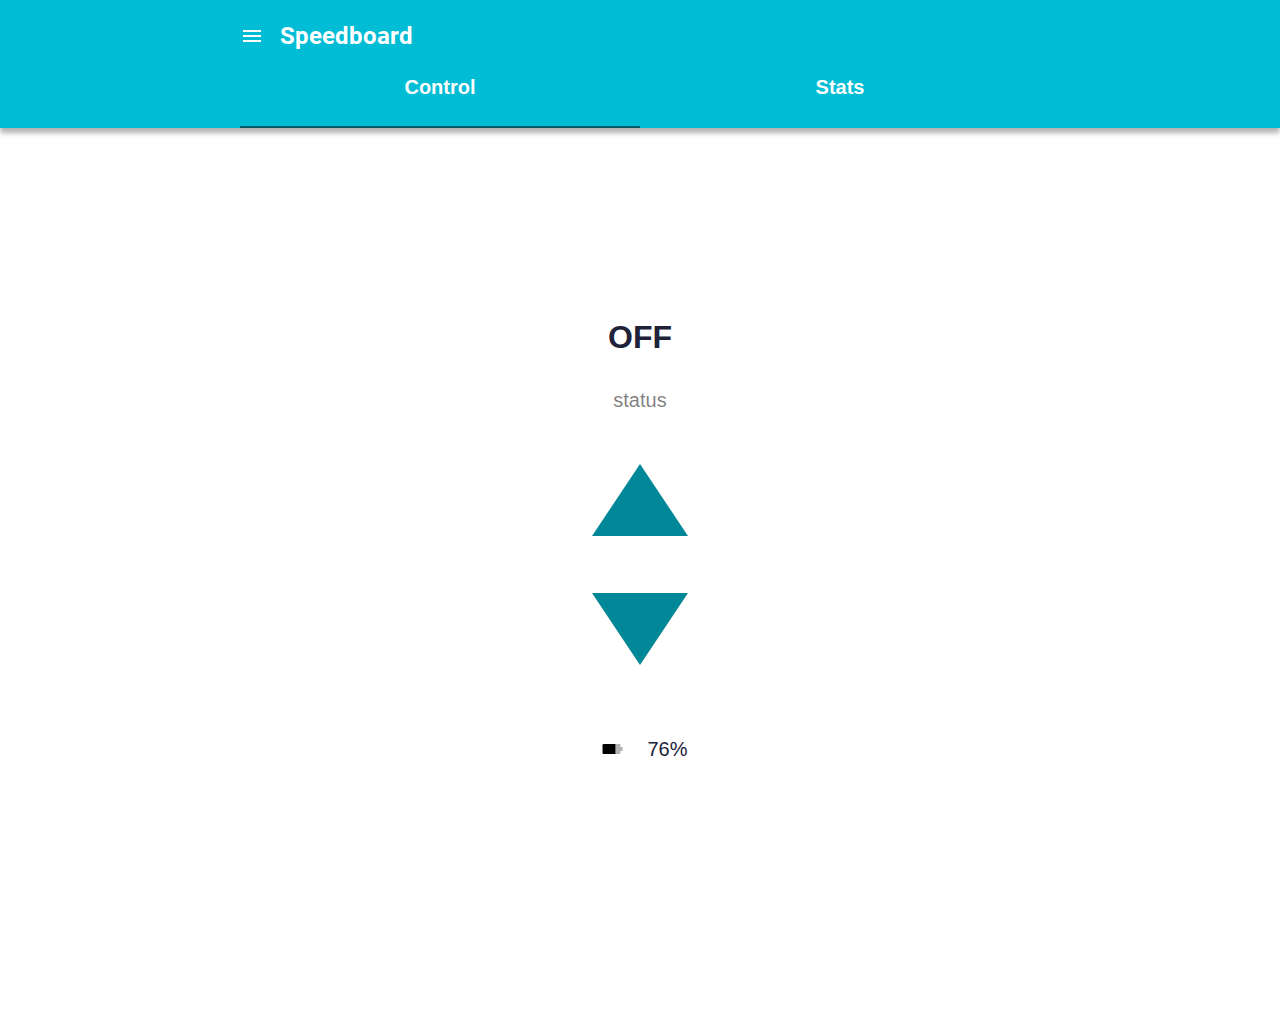
<file: Website/index.html>
<!doctype html>
<html lang="en">

<head>
    <meta charset="utf-8">
    <meta http-equiv="x-ua-compatible" content="ie=edge">
    <title>Speedboard</title>
    <meta name="description" content="Speedboard Home Control Screen.">
    <meta name="viewport" content="width=device-width, initial-scale=1.0">
    <meta name="msapplication-TileColor" content="#00BCD4">
    <meta name="theme-color" content="#00BCD4">

    <link rel="apple-touch-icon" sizes="180x180" href="apple-touch-icon.png">
    <link rel="icon" type="image/png" sizes="32x32" href="favicon-32x32.png">
    <link rel="icon" type="image/png" sizes="16x16" href="favicon-16x16.png">
    <link rel="manifest" href="site.webmanifest">
    <link rel="mask-icon" href="safari-pinned-tab.svg" color="#00BCD4">

    <link rel="stylesheet" href="css/normalize.css">
    <link rel="stylesheet" href="css/screen.css">

    <script src="script/socketio.js"></script>
    <script src="script/script.js"></script>
    
    <script type="text/javascript">
        document.addEventListener("DOMContentLoaded", function() {
            toggleNav();
        })

        function toggleNav() {
            let toggleTrigger = document.querySelectorAll(".js-toggle-nav");
            for (let i = 0; i < toggleTrigger.length; i++) {
                toggleTrigger[i].addEventListener("click", function() {
                    console.log("ei");
                    document.querySelector("body").classList.toggle("has-mobile-nav");
                })
            }
        }
    </script>
</head>

<body class="o-main">
    <header>
        <div class="o-row o-row--header">
            <div class="o-container">
                <div class="c-header">
                    <div class="c-header__mobile-nav-trigger">
                        <button class="o-button-reset c-nav-trigger js-toggle-nav">
                            <svg class="c-nav-trigger__svg" viewBox="0 0 24 24" xmlns="http://www.w3.org/2000/svg">
                                <path d="M3 18h18v-2H3v2zm0-5h18v-2H3v2zm0-7v2h18V6H3z" />
                            </svg>
                        </button>
                    </div>
                    <div class="c-header__logo">
                        <h1 class="c-logo">
                            <div class="c-logo__symbol">
                                <p class="c-logo__title">Speedboard</p>
                            </div>
                        </h1>
                    </div>
                </div>
            </div>
        </div>
        <div class="o-row o-row--header c-logo__tabs o-layout">
            <div class="o-container o-container--color">
                <div class="o-layout">
                    <a class="c-logo__item u-1-of-2 c-logo__active" href="#">Control</a>
                    <a class="c-logo__item u-1-of-2" href="stats.html">Stats</a>
                </div>
            </div>
        </div>
    </header>
    <div class="o-center">
        <div class="o-row o-row__stick">
            <div class="o-container">
                <div class="o-content o-content--center">
                    <div class="c-title">
                        <h1 class="c-title__number js-stat">OFF</h1>
                        <p class="c-title__value">
                            status
                        </p>
                    </div>
                    <div class="o-joystick">
                        <button class="o-button js-button__up" type="button" name="button">
                            <svg class="o-joystick__up" xmlns="http://www.w3.org/2000/svg" width="96" height="96" viewBox="0 0 24 24" transform="rotate(270)">
                                <path d="M21 12l-18 12v-24z" /></svg>
                        </button>
                        <button class="o-button js-button__down" type="button" name="button">
                            <svg class="o-joystick__down" xmlns="http://www.w3.org/2000/svg" width="96" height="96" viewBox="0 0 24 24" transform="rotate(90)">
                                <path d="M21 12l-18 12v-24z" /></svg>
                        </button>
                    </div>
                </div>
                <div class="c-status o-layout">
                    <svg class="c-battery o-layout__item u-1-of-2" xmlns="http://www.w3.org/2000/svg" width="24" height="24" viewBox="0 0 24 24" transform="rotate(90)">
                        <path d="M0 0h24v24H0z" fill="none" />
                        <path fill-opacity=".3" d="M17 5.33C17 4.6 16.4 4 15.67 4H14V2h-4v2H8.33C7.6 4 7 4.6 7 5.33V9h10V5.33z" />
                        <path d="M7 9v11.67C7 21.4 7.6 22 8.33 22h7.33c.74 0 1.34-.6 1.34-1.33V9H7z" /></svg>
                    <p class="o-layout__item u-1-of-2 c-battery--percentage">
                        76%
                    </p>
                </div>
            </div>
        </div>
    </div>
    </div>
    <aside class="c-mobile-nav">
        <div class="o-container">
            <div class="c-mobile-nav__bg"></div>
            <div class="c-mobile-nav__body">
                <div class="c-mobile-nav__header">
                    <div class="c-header__mobile-nav-trigger">
                        <button class="o-button-reset c-nav-trigger js-toggle-nav">
                            <svg class="c-nav-trigger__svg" viewBox="0 0 24 24" xmlns="http://www.w3.org/2000/svg">
                                <path d="M3 18h18v-2H3v2zm0-5h18v-2H3v2zm0-7v2h18V6H3z" />
                            </svg>
                        </button>
                    </div>
                    <div class="c-header__logo">
                        <h1 class="c-logo">
                            <div class="c-logo__symbol">
                                <p class="c-logo__title">Speedboard</p>
                            </div>
                        </h1>
                    </div>
                </div>
                <div class="c-mobile-nav__nav c-mobile-nav__nav--main">
                    <nav class="c-nav">
                        <ul class="o-list c-nav__list">
                            <li class="c-nav__item"><a href="index.html" class="c-nav__link">Home</a></li>
                            <li class="c-nav__item"><a href="#" class="c-nav__link">Add user</a></li>
                            <li class="c-nav__item"><a href="#" class="c-nav__link">Settings</a></li>
                        </ul>
                    </nav>
                </div>
            </div>
        </div>
    </aside>
</body>

</html>
</file>
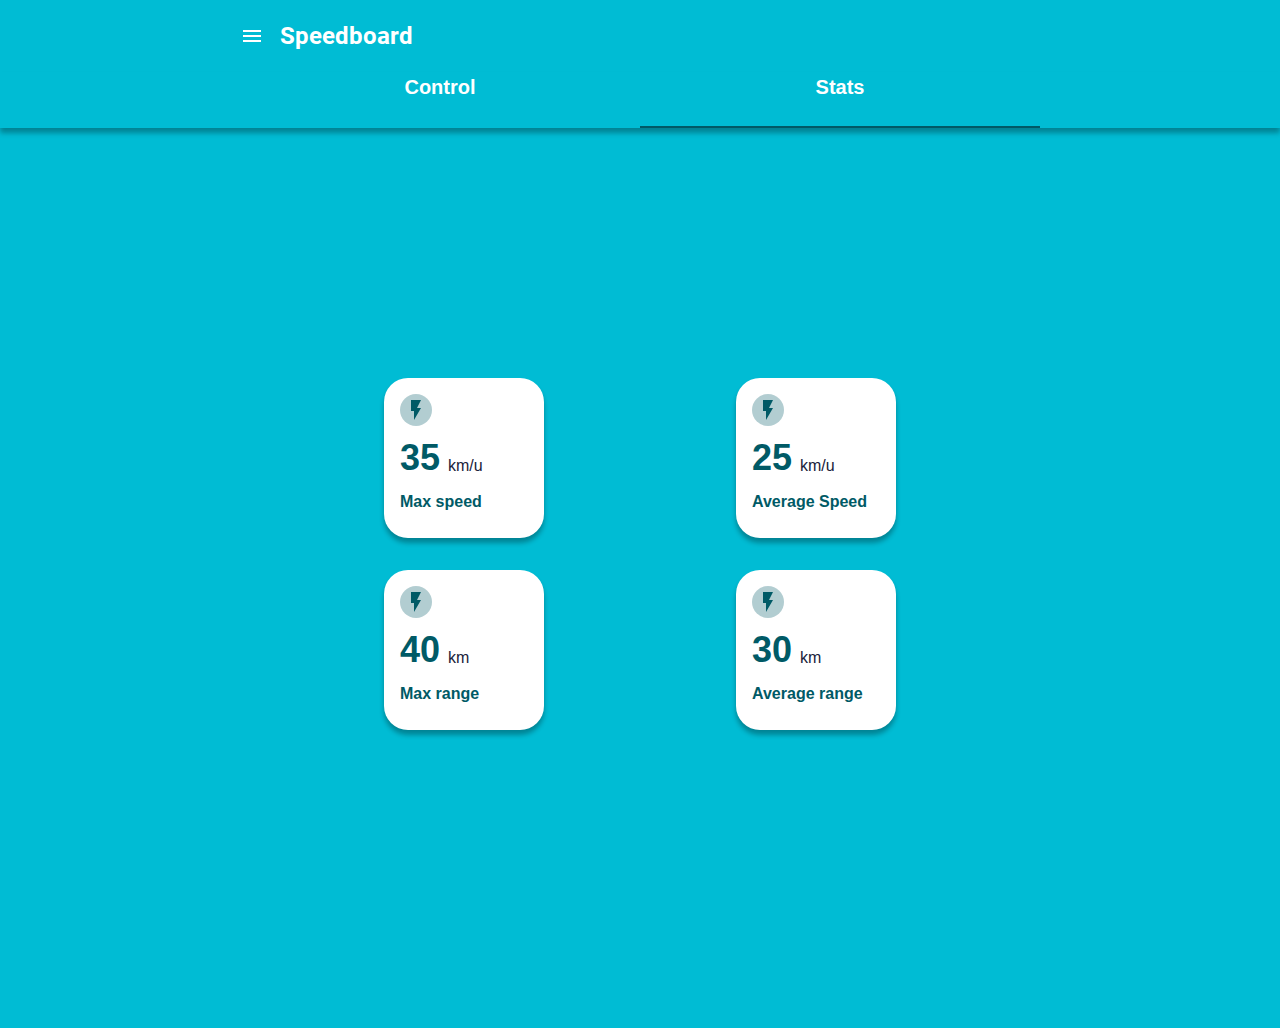
<file: Website/stats.html>
<!doctype html>
<html lang="en">

<head>
    <meta charset="utf-8">
    <meta http-equiv="x-ua-compatible" content="ie=edge">
    <title>Speedboard</title>
    <meta name="description" content="Speedboard Home Control Screen.">
    <meta name="viewport" content="width=device-width, initial-scale=1.0">
    <meta name="msapplication-TileColor" content="#00BCD4">
    <meta name="theme-color" content="#00BCD4">

    <link rel="apple-touch-icon" sizes="180x180" href="apple-touch-icon.png">
    <link rel="icon" type="image/png" sizes="32x32" href="favicon-32x32.png">
    <link rel="icon" type="image/png" sizes="16x16" href="favicon-16x16.png">
    <link rel="manifest" href="site.webmanifest">
    <link rel="mask-icon" href="safari-pinned-tab.svg" color="#00BCD4">

    <link rel="stylesheet" href="css/normalize.css">
    <link rel="stylesheet" href="css/screen.css">

    <script src="script/script.js"></script>
    <script type="text/javascript">
        document.addEventListener("DOMContentLoaded", function() {
            toggleNav();
        })

        function toggleNav() {
            let toggleTrigger = document.querySelectorAll(".js-toggle-nav");
            for (let i = 0; i < toggleTrigger.length; i++) {
                toggleTrigger[i].addEventListener("click", function() {
                    console.log("ei");
                    document.querySelector("body").classList.toggle("has-mobile-nav");
                })
            }
        }
    </script>
</head>

<body>
    <header>
        <div class="o-row o-row--header">
            <div class="o-container">
                <div class="c-header">
                    <div class="c-header__mobile-nav-trigger">
                        <button class="o-button-reset c-nav-trigger js-toggle-nav">
                            <svg class="c-nav-trigger__svg" viewBox="0 0 24 24" xmlns="http://www.w3.org/2000/svg">
                                <path d="M3 18h18v-2H3v2zm0-5h18v-2H3v2zm0-7v2h18V6H3z" />
                            </svg>
                        </button>
                    </div>
                    <div class="c-header__logo">
                        <h1 class="c-logo">
                            <div class="c-logo__symbol">
                                <p class="c-logo__title">Speedboard</p>
                            </div>
                        </h1>
                    </div>
                </div>
            </div>
        </div>
        <div class="o-row o-row--header c-logo__tabs o-layout">
            <div class="o-container o-container--color">
                <div class="o-layout">
                    <a class="c-logo__item u-1-of-2" href="index.html">Control</a>
                    <a class="c-logo__item u-1-of-2 c-logo__active" href="#">Stats</a>
                </div>
            </div>
        </div>
    </header>
    <div class="o-center o-center--color o-center--stats">
        <div class="o-container o-container__stats">
            <div class="o-row o-column">
                <div class="u-1-of-2 u-center">
                    <div class="o-item">
                        <div class="o-item__content">
                            <div class="o-svg">
                                <svg class="o-svg__content" xmlns="http://www.w3.org/2000/svg" width="24" height="24" viewBox="0 0 24 24">
                                    <path d="M0 0h24v24H0z" fill="none" />
                                    <path d="M7 2v11h3v9l7-12h-4l4-8z" /></svg>
                            </div>
                            <div class="o-stat">
                                <div class="o-row o-row--padding o-top-row--margin">
                                    <h1 class="o-speed u-1-of-2">
                                        35
                                    </h1>
                                    <p class="o-speed__tag u-1-of-2">
                                        km/u
                                    </p>
                                </div>
                                <div class="o-row o-row--padding">
                                    <h2 class="o-speed__title">
                                        Max speed
                                    </h2>
                                </div>
                            </div>
                        </div>
                    </div>
                </div>
                <div class="u-1-of-2 u-center">
                    <div class="o-item">
                        <div class="o-item__content">
                            <div class="o-svg">
                                <svg class="o-svg__content" xmlns="http://www.w3.org/2000/svg" width="24" height="24" viewBox="0 0 24 24">
                                    <path d="M0 0h24v24H0z" fill="none" />
                                    <path d="M7 2v11h3v9l7-12h-4l4-8z" /></svg>
                            </div>
                            <div class="o-stat">
                                <div class="o-row o-row--padding o-top-row--margin">
                                    <h1 class="o-speed u-1-of-2">
                                        25
                                    </h1>
                                    <p class="o-speed__tag u-1-of-2">
                                        km/u
                                    </p>
                                </div>
                                <div class="o-row o-row--padding">
                                    <h2 class="o-speed__title">
                                        Average Speed
                                    </h2>
                                </div>
                            </div>
                        </div>
                    </div>
                </div>
            </div>

            <div class="o-row o-column">
                <div class="u-1-of-2 u-center">
                    <div class="o-item">
                        <div class="o-item__content">
                            <div class="o-svg">
                                <svg class="o-svg__content" xmlns="http://www.w3.org/2000/svg" width="24" height="24" viewBox="0 0 24 24">
                                    <path d="M0 0h24v24H0z" fill="none" />
                                    <path d="M7 2v11h3v9l7-12h-4l4-8z" /></svg>
                            </div>
                            <div class="o-stat">
                                <div class="o-row o-row--padding o-top-row--margin">
                                    <h1 class="o-speed u-1-of-2">
                                        40
                                    </h1>
                                    <p class="o-speed__tag u-1-of-2">
                                        km
                                    </p>
                                </div>
                                <div class="o-row o-row--padding">
                                    <h2 class="o-speed__title">
                                        Max range
                                    </h2>
                                </div>
                            </div>
                        </div>
                    </div>
                </div>
                <div class="u-1-of-2 u-center">
                    <div class="o-item">
                        <div class="o-item__content">
                            <div class="o-svg">
                                <svg class="o-svg__content" xmlns="http://www.w3.org/2000/svg" width="24" height="24" viewBox="0 0 24 24">
                                    <path d="M0 0h24v24H0z" fill="none" />
                                    <path d="M7 2v11h3v9l7-12h-4l4-8z" /></svg>
                            </div>
                            <div class="o-stat">
                                <div class="o-row o-row--padding o-top-row--margin">
                                    <h1 class="o-speed u-1-of-2">
                                        30
                                    </h1>
                                    <p class="o-speed__tag u-1-of-2">
                                        km
                                    </p>
                                </div>
                                <div class="o-row o-row--padding">
                                    <h2 class="o-speed__title">
                                        Average range
                                    </h2>
                                </div>
                            </div>
                        </div>
                    </div>
                </div>
            </div>
        </div>
    </div>
    <aside class="c-mobile-nav">
        <div class="o-container">
            <div class="c-mobile-nav__bg"></div>
            <div class="c-mobile-nav__body">
                <div class="c-mobile-nav__header">
                    <div class="c-header__mobile-nav-trigger">
                        <button class="o-button-reset c-nav-trigger js-toggle-nav">
                            <svg class="c-nav-trigger__svg" viewBox="0 0 24 24" xmlns="http://www.w3.org/2000/svg">
                                <path d="M3 18h18v-2H3v2zm0-5h18v-2H3v2zm0-7v2h18V6H3z" />
                            </svg>
                        </button>
                    </div>
                    <div class="c-header__logo">
                        <h1 class="c-logo">
                            <div class="c-logo__symbol">
                                <p class="c-logo__title">Speedboard</p>
                            </div>
                        </h1>
                    </div>
                </div>
                <div class="c-mobile-nav__nav c-mobile-nav__nav--main">
                    <nav class="c-nav">
                        <ul class="o-list c-nav__list">
                            <li class="c-nav__item"><a href="index.html" class="c-nav__link">Home</a></li>
                            <li class="c-nav__item"><a href="#" class="c-nav__link">Add user</a></li>
                            <li class="c-nav__item"><a href="#" class="c-nav__link">Settings</a></li>
                        </ul>
                    </nav>
                </div>
            </div>
        </div>
    </aside>
</body>

</html>
</file>
<file: Website/css/screen.css>
/*------------------------------------*\
  #FONTS
\*------------------------------------*/

@font-face {
    font-family: "Roboto";
    font-weight: 400;
    src: url("../fonts/Roboto/Roboto-Regular.ttf") format("truetype")
}

@font-face {
    font-family: "Roboto";
    font-weight: 600;
    src: url("../fonts/Roboto/Roboto-Medium.ttf") format("truetype")
}

@font-face {
    font-family: "Roboto";
    font-weight: 700;
    src: url("../fonts/Roboto/Roboto-Bold.ttf") format("truetype")
}

/*------------------------------------*\
  #GENERIC
\*------------------------------------*/

/*
    Generic: Page
    ---
    Global page styles + universal box-sizing:
*/

html {
    font-size: 16px;
    line-height: 1.5;
    font-family: Segoe UI, Helvetica, arial, sans-serif;
    color: #20223A;
    box-sizing: border-box;
    -webkit-font-smoothing: antialiased;
    -moz-osx-font-smoothing: grayscale;
}

*,
*:before,
*:after {
    box-sizing: inherit;
}

/*
 * Remove text-shadow in selection highlight:
 * https://twitter.com/miketaylr/status/12228805301
 *
 * Customize the background color to match your design.
 */

::-moz-selection {
    background: black;
    color: white;
    text-shadow: none;
}

::selection {
    background: black;
    color: white;
    text-shadow: none;
}

/*------------------------------------*\
  #Elements
\*------------------------------------*/

/*
    Elements: Images
    ---
    Default markup for images to make them responsive
*/

img {
    max-width: 100%;
    vertical-align: top;
}

/*
    Elements: typography
    ---
    Default markup for typographic elements
*/

h1,
h2,
h3 {
    font-weight: 700;
}

h1 {
    font-size: 36px;
    line-height: 48px;
    margin: 0 0 24px;
}

h2 {
    font-size: 32px;
    line-height: 40px;
    margin: 0 0 24px;
}

h3 {
    font-size: 26px;
    line-height: 32px;
    margin: 0 0 24px;
}

h4,
h5,
h6 {
    font-size: 20px;
    line-height: 24px;
    margin: 0 0 24px;
}

p,
ol,
ul,
dl,
table,
address,
figure {
    margin: 0 0 24px;
}

ul,
ol {
    padding-left: 24px;
}

li ul,
li ol {
    margin-bottom: 0;
}

blockquote {
    font-style: normal;
    font-size: 23px;
    line-height: 32px;
    margin: 0 0 24px;
}

blockquote * {
    font-size: inherit;
    line-height: inherit;
}

figcaption {
    font-weight: 400;
    font-size: 12px;
    line-height: 16px;
    margin-top: 8px;
}

hr {
    border: 0;
    height: 1px;
    background: LightGrey;
    margin: 0 0 24px;
}

a {
    color: #00BCD4;
    transition: all .1s ease-in-out;
}

a:visited,
a:active {
    color: #00BCD4;
}

a:hover,
a:focus {
    color: black;
}

body {
    height: 100%;
    width: 100%;
}

header {
    z-index: 1;
}

::-webkit-scrollbar-track
{
	-webkit-box-shadow: inset 0 0 6px rgba(0,0,0,0.3);
	background-color: #F5F5F5;
}

::-webkit-scrollbar
{
	width: 6px;
	background-color: #F5F5F5;
}

::-webkit-scrollbar-thumb
{
	background-color: #000000;
}

/*------------------------------------*\
  #OBJECTS
\*------------------------------------*/

.o-main {
        margin: 0;
        height: 100%;
        overflow: hidden;
}

/*
    Objects: Row
    ---
    Creates a horizontal row that stretches the viewport and adds padding around children
*/

.o-row {
    position: relative;
    padding: 24px 24px 0;
    display: flex;
    flex-direction: row;
}

.o-column {
    flex-direction: column;
    margin: auto;
    align-content: center;
    padding-top: 0
}

.o-row--padding {
    padding: 0 !important;
}

.o-top-row--margin {
    margin-top: 8px;
}

@media (min-width: 425px) {
    .o-column{
        flex-direction: row;
    }
}

/* color modifiers */

.o-row--primary-x-light {
    background-color: #F2FAFF;
}

.o-row--neutral-xx-dark {
    color: #fff;
    background: #20223A;
}

.o-row--header {
    background-color: #00BCD4;
}

.o-row--content {
    text-align: center;
}

.o-row__stick {
    padding: 0;
    margin-bottom: 160px;
}

/* intro needs a larger z-index to pull the image over the next row */

.o-row--intro {
    z-index: 10;
}

/* size modifiers */

.o-row--lg {
    padding-top: 48px;
    padding-bottom: 24px;
}

.o-row--intro {
    padding-top: 48px;
    padding-bottom: 48px;
}

.o-row--xl {
    padding-top: 72px;
    padding-bottom: 48px;
}

@media (min-width: 768px) {
    .o-row {
        padding-left: 48px;
        padding-right: 48px;
    }

    .o-row--md {
        padding-top: 48px;
        padding-bottom: 24px;
    }

    .o-row--lg {
        padding-top: 72px;
        padding-bottom: 48px;
    }
}

@media (min-width: 992px) {
    .o-row--intro {
        padding-top: 0;
        padding-bottom: 0;
    }

    .o-row--xl {
        padding-top: 96px;
        padding-bottom: 72px;
    }
}

/*
    Objects: Container
    ---
    Creates a horizontal container that sets de global max-width
*/

.o-container {
    margin-left: auto;
    margin-right: auto;
    width: 100%;
    max-width: 50em; /* 90 * 16px = 1440px */
}

.o-container__stats {
    width: 100%;
    margin-bottom: 5%;
}

.o-container--color{
    background-color: #00BCD4
}

.o-container--flow {
    justify-content: space-between;
}

/*
    Objects: section
    ---
    Creates vertical whitespace between adjacent sections inside a row
*/

/*
    Objects: section
    ---
    Creates vertical whitespace between adjacent sections inside a row
*/

.o-section {
    display: flex;
    flex-direction: column;
}

.o-section + .o-section {
    margin-top: 24px;
}

@media (min-width: 768px) {
    .o-section--lg + .o-section--lg,
    .o-section--xl + .o-section--xl {
        margin-top: 48px;
    }
}

@media (min-width: 1200px) {
    .o-section--xl + .o-section--xl {
        margin-top: 72px;
    }
}

/*
    Objects: Layout
    ---
    The layout object provides us with a column-style layout system. This object
    contains the basic structural elements, but classes should be complemented
    with width utilities
*/

.o-layout {
    display: flex;
    flex-wrap: wrap;
}

    .o-layout__item {
        width: 100%;
    }

/* gutter modifiers, these affect o-layout__item too */

.o-layout--gutter {
    margin: 0 -12px;
}

.o-layout--gutter > .o-layout__item {
    padding: 0 12px;
}

.o-layout--gutter-sm {
    margin: 0 -6px;
}

.o-layout--gutter-sm > .o-layout__item {
    padding: 0 6px;
}

.o-layout--gutter-lg {
    margin: 0 -24px;
}

.o-layout--gutter-lg > .o-layout__item {
    padding: 0 24px;
}

.o-layout--gutter-xl {
    margin: 0 -48px;
}

.o-layout--gutter-xl > .o-layout__item {
    padding: 0 48px;
}

/* reverse horizontal row modifier */

.o-layout--row-reverse {
    flex-direction: row-reverse;
}

/* Horizontal alignment modifiers*/

.o-layout--justify-start {
    justify-content: flex-start;
}

.o-layout--justify-end {
    justify-content: flex-end;
}

.o-layout--justify-center {
    justify-content: center;
}

.o-layout--justify-space-around {
    justify-content: space-around;
}

.o-layout--justify-space-evenly {
    justify-content: space-evenly;
}

.o-layout--justify-space-between {
    justify-content: space-between;
}

/* Vertical alignment modifiers */

.o-layout--align-start {
    align-items: flex-start;
}

.o-layout--align-end {
    align-items: flex-end;
}

.o-layout--align-center {
    align-items: center;
}

.o-layout--align-baseline {
    align-items: baseline;
}

/* Vertical alignment modifiers that only work if there is one than one flex item */

.o-layout--align-content-start {
    align-content: start;
}

.o-layout--align-content-end {
    align-content: end;
}

.o-layout--align-content-center {
    align-content: center;
}

.o-layout--align-content-space-around {
    align-content: space-around;
}

.o-layout--align-content-space-between {
    align-content: space-between;
}

/*
    Objects: List
    ---
    Small reusable object to remove default list styling from lists
*/

.o-list {
    list-style: none;
    padding: 0;
}

/*
    Object: Button reset
    ---
    Small button reset object
*/

.o-button-reset {
    border: none;
    margin: 0;
    padding: 0;
    width: auto;
    overflow: visible;
    background: transparent;

    /* inherit font & color from ancestor */
    color: inherit;
    font: inherit;

    /* Normalize `line-height`. Cannot be changed from `normal` in Firefox 4+. */
    line-height: normal;

    /* Corrects font smoothing for webkit */
    -webkit-font-smoothing: inherit;
    -moz-osx-font-smoothing: inherit;

    /* Corrects inability to style clickable `input` types in iOS */
    -webkit-appearance: none;
}

.o-joystick {
  margin: 40px;
}

.o-joystick {
  width: 220px;
  height: 220px;
  position: relative;
  display: block;
  margin: 48px auto;
  margin-bottom: 0;
}

.o-joystick__up {
    margin: auto;
    width: 100%;
    padding-left: 24px;
    fill: #008899;
}

.o-joystick__down {
    margin: auto;
    width: 100%;
    padding-left: 24px;
    fill: #008899;
}

.o-button {
    margin: auto;
    width: 100%;
    color: inherit;
    border: none;
    padding: none;
    font: inherit;
    background: none;
    outline: none;
}

/*
.o-joystick .o-joystick__outer {
  border-radius: 45%;
  height: 100%;
  width: 100%;
  background-color: #70C1CB;
}

.o-joystick .o-joystick__inner {
  transform-origin: left center;
  position: absolute;
  top: calc(50% - 137.5px/2);
  left: calc(50% - 137.5px/2);
}
.o-joystick .o-joystick__thumb {
  height: 137.5px;
  width: 137.5px;
  border-radius: 50%;
  background-color: #008899;
}

.o-joystick .o-joystick__inner {
  transform-origin: center;
}
*/

.u-center {
    margin-left: auto;
    margin-right: auto;
    margin-top: 16px;
    margin-bottom: 16px;
}

.o-content{
    margin: auto;
    height: 100%;
    width: 100%;
    justify-content: center;
    align-items: center;
    width: 100%;
}

.o-content--center {
    position: relative;
    align-content: center;
}

.o-center {
    width: 100%;
    height: 100vh;
    display: flex;
    justify-content: center;
    align-items: center;
}

.o-center--color{
    background-color: #00BCD4;
}

.o-center--stats {
    padding-top: 16px;
}

.o-nav {
    width: 20%;
    height: 100%;
    position: fixed;
    z-index: 0;
    top: 0;
    left: 0;
    background-color: #00BCD4;
    overflow-x: hidden;
    padding-top: 20px;
}

.o-svg {
    border-radius: 25px;
    background-color: rgba(0,90,102,0.3);
    width: 32px;
    height: 32px;
}

.o-svg__content {
    margin-top: 4px;
    margin-left: 4px;
}

.o-item {
    background-color: white;
    border-radius: 24px;
    box-shadow: 0 5px 5px 0 rgba(0,0,0,0.3);
    width: 160px;
    height: 160px;
    margin: auto;
}

.o-item__content {
    padding: 16px;
    fill: #005A66;
    height: 100%;
}

.o-button {
    margin: auto;
    text-align: center;
    width: 100%;
}

.o-button__click {
    width: 75%;
    height: 36px;
    border-radius: 24px;
    color: inherit;
    font: inherit;
    background: white;
    outline: none;
    box-shadow: 0 5px 5px 0 rgba(0,0,0,0.3);
}

.o-speed {
    font: "Segoe UI" 24px Bold;
    padding: 0;
    margin: 0 !important;
    color: #005A66
}

.o-speed__tag {
    margin: 0;
    margin-top: 20px;
    margin-left: -16px;
    font-weight: normal;
    font-size: 16px;
}

.o-speed__title {
    font-size: 16px;
    font-weight: 600;
    color: #005A66;
}

.o-stat {
    flex-flow: row;
}

/*
    Object: Button reset
    ---
    Small button reset object
*/

.o-button-reset {
    border: none;
    margin: 0;
    padding: 0;
    width: auto;
    overflow: visible;
    background: transparent;

    /* inherit font & color from ancestor */
    color: inherit;
    font: inherit;

    /* Normalize `line-height`. Cannot be changed from `normal` in Firefox 4+. */
    line-height: normal;

    /* Corrects font smoothing for webkit */
    -webkit-font-smoothing: inherit;
    -moz-osx-font-smoothing: inherit;

    /* Corrects inability to style clickable `input` types in iOS */
    -webkit-appearance: none;
}

/*------------------------------------*\
  #COMPONENTS
\*------------------------------------*/

/*
    Component: Logo
    ---
    Website main logo
*/

.c-logo {
    height: 24px;
    display: flex;
    align-items: center;
}

.c-logo__symbol {
    height: 100%;
    color: white;
    text-align: center;
    margin-top: -8px;
}

.c-logo__title {
    margin: -8px;
    font-size: 24px;
    font-family: "Roboto";
}

.c-logo__tabs {
    flex-flow: row;
    text-align: center;
    padding: 0;
    box-shadow: 0 5px 5px 0 rgba(0,0,0,0.3);
}

.c-logo__item {
    text-decoration: none;
    color: white;
    padding-bottom: 24px;
    font-size: 20px;
    font-weight: 600;
}

.c_logo__tabs,  a:visited {
    color: white;
}

.c-logo__active {
    border-bottom: 2px solid #005A66;
}

/*
    Component: header
    ---
    Main header of the website
*/

.c-header {
    display: flex;
    justify-content: left;
    align-items: center;
}

.c-header__nav {
    display: none;
}

.c-header__logo {
    margin-left: 24px;
}

@media (min-width: 992px) {
    .c-header__nav {
        display: block;
    }

    /* .c-header__mobile-nav-trigger{
        display: none;
    } */
}

/*
    Component: Nav
    ---
    Main navigation of the site
*/

.c-nav-trigger {
    display: flex;
    align-items: center;
    justify-content: center;
    margin-bottom: 24px;
    width: 24px;
    height: 24px;
}

.c-nav-trigger__svg {
    fill: white;
    height: 100%;
}

.c-nav {
    font-size: 14px;
    line-height: 24px;
}

.c-nav__link {
    text-decoration: none;
    font-weight: 600;
    display: block;
    padding: 8px 0;
}

.c-nav__link,
.c-nav__link:visited,
.c-nav__link:active {
    color: white;
}

.c-nav__link:hover,
.c-nav__link:focus {
    color: black;
}

@media (min-width: 992px) {
    .c-nav__list {
        display: flex;
        flex-flow: column;
    }

    .c-nav__item--cta {
        margin-left: 20px;
    }

    .c-nav__link {
        padding: 8px 20px;
    }
}

/*
    Component: Lead
    ---
    Lead type treatments to style everything that differs from standard typography elements
*/

.c-lead {
    position: relative;
}

.c-lead--md {
    font-size: 18px;
    line-height: 32px;
}

.c-lead--lg {
    font-size: 20px;
    line-height: 32px;
}

.c-lead--xl {
    font-size: 32px;
    line-height: 40px;
}

@media (min-width: 768px) {
    .c-lead--xl {
        font-size: 41px;
        line-height: 48px;
    }
}

@media (min-width: 1200px) {
    .c-lead--xl {
        font-size: 52px;
        line-height: 64px;
    }
}

/*
    Component: Intro
    ---
    Intro part on the homepage
*/

.c-intro {
    position: relative;
}

@media (max-width: 991px) {
    .c-intro__figure {
        display: none;
    }
}

@media (min-width: 1200px) {
    .c-intro {
        margin-bottom: -96px;
    }

    .c-intro__body {
        position: relative;
        top: -48px;
    }
}

/*
    Component: CTA link
    ---
    Small cta link with custom animation
*/

.c-link-cta {
    display: inline-block;
    text-decoration: none;
    font-size: 14px;
    line-height: 24px;
    font-weight: 600;
    padding: 8px 20px;
    border-radius: 4px;
    box-shadow: inset 0 0 0 1px #2E77E6;
    background: white;
}

.c-link-cta,
.c-link-cta:visited,
.c-link-cta:active {
    color: #fff;
}

.c-link-cta:hover,
.c-link-cta:focus {
    color: #fff;
    background: #00BCD4;
}

.c-link-cta:active {
    background-color: #00BCD4;
}

.c-link-cta--lg {
    font-size: 16px;
    padding: 16px 32px;
}

/*
    Component: Stat
    ---
    Component to visualise statistics
*/

.c-stats {
    margin-bottom: -24px;
}

.c-stat {
    color: #00BCD4;
    text-align: center;
    margin-bottom: 48px;
}

.c-stat__title {
    margin-bottom: 4px;
    font-size: 41px;
    line-height: 48px;
}

.c-stat__what {
    font-size: 14px;
    line-height: 16px;
    text-transform: uppercase;
    letter-spacing: 1px;
    font-weight: 600;
}

/*
    Component: title
    ---
    Component to show title in center
*/

.c-title {
    text-align: center;
}

.c-title__number {
    font-size: 32px;
}

.c-title__value {
    font-size: 20px;
    color: rgba(0,0,0,0.5)
}

/*
    Component: status
    ---
    Component to show status in center
*/

.c-status {
    text-align: center;
    margin: auto;
    margin-top: 24px;
    width: 50%;
    font-size: 20px;
}

/*
    Component: mobile nav
    ---
    Dedicated mobile nav component
*/

.c-mobile-nav {
    position: fixed;
    top: 0;
    right: 0;
    left: 0;
    height: 100vh;
    opacity: 0;
    pointer-events: none;
    transition: opacity .25s;
    background-color: #00BCD4;
}

.has-mobile-nav .c-mobile-nav {
    opacity: 1;
    pointer-events: auto;
}

.c-mobile-nav__header {
    display: flex;
    align-items: center;
    margin-bottom: 16px;
}

.c-mobile-nav__bg {
}

.has-mobile-nav .c-mobile-nav__bg {

}

.c-mobile-nav__body {
    position: relative;
    height: 100vh;
    width: 100vw;
    background-color: #00BCD4;
}

.has-mobile-nav .c-mobile-nav__body {
}

@media (min-width: 320px) {
    .c-mobile-nav__body {
        padding: 24px;
    }
}

@media (min-width: 768px) {
    .c-mobile-nav__body {
        padding-top: 24px;
    }
}

@media (min-width: 992px) {
    /* Hide the mobile nav on larger viewports even whent it's open on smaller screens */
    .c-mobile-nav__body {
        /* display: none !important; */
        padding: 0;
        padding-top: 24px;
    }
}

.c-mobile-nav, a {
    color: black;
}

.c-battery {
    margin: auto;
}

.c-battery--percentage {
    margin: 0;
}


/*------------------------------------*\
  #UTILITIES
\*------------------------------------*/

/*
    Utilities: color
    ---
    Utility classes to put specific colors onto elements
*/

.u-color-neutral-base {
    color: #9C9EB8;
}

.u-color-neutral-dark {
    color: #83859E;
}

/*
    Utilities: spacing
    ---
    Utility classes to put specific margins and paddings onto elements
*/

.u-pt-clear {
    padding-top: 0 !important;
}

.u-mb-clear {
    margin-bottom: 0 !important;
}

.u-mb-xs {
    margin-bottom: 4px !important;
}

.u-mb-sm {
    margin-bottom: 8px !important;
}

.u-mb-md {
    margin-bottom: 16px !important;
}

.u-mb-lg {
    margin-bottom: 32px !important;
}

.u-mb-xl {
    margin-bottom: 48px !important;
}

/*
    Utilities: max-width
    ---
    Utility classes to put specific max widths onto elements
*/

.u-max-width-xs {
    max-width: 18em !important;
}

.u-max-width-sm {
    max-width: 39em !important;
}

.u-max-width-md {
    max-width: 50em !important;
}

.u-max-width-lg {
    max-width: 63.5em !important;
}

.u-max-width-none {
    max-width: none !important;
}

/*
    Utility: Widths
    ---
    Utility classes to put specific widths onto elements
    Will be mostly used on o-layout__item
*/

.u-width-auto {
    width: auto !important;
}

.u-1-of-2 {
    width: 50% !important;
}

.u-1-of-3 {
    width: 33.3333333333% !important;
}

.u-2-of-3 {
    width: 66.6666666667% !important;
}

.u-1-of-4 {
    width: 25% !important;
}

.u-3-of-4 {
    width: 75% !important;
}

.u-1-of-5 {
    width: 20% !important;
}

.u-2-of-5 {
    width: 40% !important;
}

.u-3-of-5 {
    width: 60% !important;
}

.u-4-of-5 {
    width: 80% !important;
}

.u-1-of-6 {
    width: 16.6666666667% !important;
}

.u-5-of-6 {
    width: 83.3333333333% !important;
}

@media (min-width: 576px) {
    .u-1-of-2-bp1 {
        width: 50% !important;
    }
    .u-1-of-3-bp1 {
        width: 33.3333333333% !important;
    }
    .u-2-of-3-bp1 {
        width: 66.6666666667% !important;
    }
    .u-1-of-4-bp1 {
        width: 25% !important;
    }
    .u-3-of-4-bp1 {
        width: 75% !important;
    }
    .u-1-of-5-bp1 {
        width: 20% !important;
    }
    .u-2-of-5-bp1 {
        width: 40% !important;
    }
    .u-3-of-5-bp1 {
        width: 60% !important;
    }
    .u-4-of-5-bp1 {
        width: 80% !important;
    }
    .u-1-of-6-bp1 {
        width: 16.6666666667% !important;
    }
    .u-5-of-6-bp1 {
        width: 83.3333333333% !important;
    }
}

@media (min-width: 768px) {
    .u-1-of-2-bp2 {
        width: 50% !important;
    }
    .u-1-of-3-bp2 {
        width: 33.3333333333% !important;
    }
    .u-2-of-3-bp2 {
        width: 66.6666666667% !important;
    }
    .u-1-of-4-bp2 {
        width: 25% !important;
    }
    .u-3-of-4-bp2 {
        width: 75% !important;
    }
    .u-1-of-5-bp2 {
        width: 20% !important;
    }
    .u-2-of-5-bp2 {
        width: 40% !important;
    }
    .u-3-of-5-bp2 {
        width: 60% !important;
    }
    .u-4-of-5-bp2 {
        width: 80% !important;
    }
    .u-1-of-6-bp2 {
        width: 16.6666666667% !important;
    }
    .u-5-of-6-bp2 {
        width: 83.3333333333% !important;
    }
}

@media (min-width: 992px) {
    .u-1-of-2-bp3 {
        width: 50% !important;
    }
    .u-1-of-3-bp3 {
        width: 33.3333333333% !important;
    }
    .u-2-of-3-bp3 {
        width: 66.6666666667% !important;
    }
    .u-1-of-4-bp3 {
        width: 25% !important;
    }
    .u-3-of-4-bp3 {
        width: 75% !important;
    }
    .u-1-of-5-bp3 {
        width: 20% !important;
    }
    .u-2-of-5-bp3 {
        width: 40% !important;
    }
    .u-3-of-5-bp3 {
        width: 60% !important;
    }
    .u-4-of-5-bp3 {
        width: 80% !important;
    }
    .u-1-of-6-bp3 {
        width: 16.6666666667% !important;
    }
    .u-5-of-6-bp3 {
        width: 83.3333333333% !important;
    }
}

@media (min-width: 1200px) {
    .u-1-of-2-bp4 {
        width: 50% !important;
    }
    .u-1-of-3-bp4 {
        width: 33.3333333333% !important;
    }
    .u-2-of-3-bp4 {
        width: 66.6666666667% !important;
    }
    .u-1-of-4-bp4 {
        width: 25% !important;
    }
    .u-3-of-4-bp4 {
        width: 75% !important;
    }
    .u-1-of-5-bp4 {
        width: 20% !important;
    }
    .u-2-of-5-bp4 {
        width: 40% !important;
    }
    .u-3-of-5-bp4 {
        width: 60% !important;
    }
    .u-4-of-5-bp4 {
        width: 80% !important;
    }
    .u-1-of-6-bp4 {
        width: 16.6666666667% !important;
    }
    .u-5-of-6-bp4 {
        width: 83.3333333333% !important;
    }
}

/*------------------------------------*\
  #MEDIA
\*------------------------------------*/

/*
    Media Queries
    ---
    EXAMPLE Media Queries for Responsive Design.
    These examples override the primary ('mobile first') styles.
    USE THEM INLINE!
*/

/* Extra small devices (portrait phones, less than 576px)
   No media query since this is the default in mobile first design
*/

/* Small devices (landscape phones, 576px and up)
@media (min-width: 576px) {}
*/

/* Medium devices (tablets, 768px and up)
@media (min-width: 768px) {}
*/

/* Large devices (landscape tablets, desktops, 992px and up)
@media (min-width: 992px) {}
*/

/* Extra large devices (large desktops, 1200px and up)
@media (min-width: 1200px) {}
*/

/*
    Print styles.
    ---
    Inlined to avoid the additional HTTP request:
    http://www.phpied.com/delay-loading-your-print-css/
*/

@media print {
    *,
    *:before,
    *:after {
        background: transparent !important;
        color: #000 !important;
        /* Black prints faster:
                                   http://www.sanbeiji.com/archives/953 */
        box-shadow: none !important;
        text-shadow: none !important;
    }
    a,
    a:visited {
        text-decoration: underline;
    }
    a[href]:after {
        content: " (" attr(href) ")";
    }
    abbr[title]:after {
        content: " (" attr(title) ")";
    }
    /*
     * Don't show links that are fragment identifiers,
     * or use the `javascript:` pseudo protocol
     */
    a[href^="#"]:after,
    a[href^="javascript:"]:after {
        content: "";
    }
    pre {
        white-space: pre-wrap !important;
    }
    pre,
    blockquote {
        border: 1px solid #999;
        page-break-inside: avoid;
    }
    /*
     * Printing Tables:
     * http://css-discuss.incutio.com/wiki/Printing_Tables
     */
    thead {
        display: table-header-group;
    }
    tr,
    img {
        page-break-inside: avoid;
    }
    p,
    h2,
    h3 {
        orphans: 3;
        widows: 3;
    }
    h2,
    h3 {
        page-break-after: avoid;
    }
}
</file>
